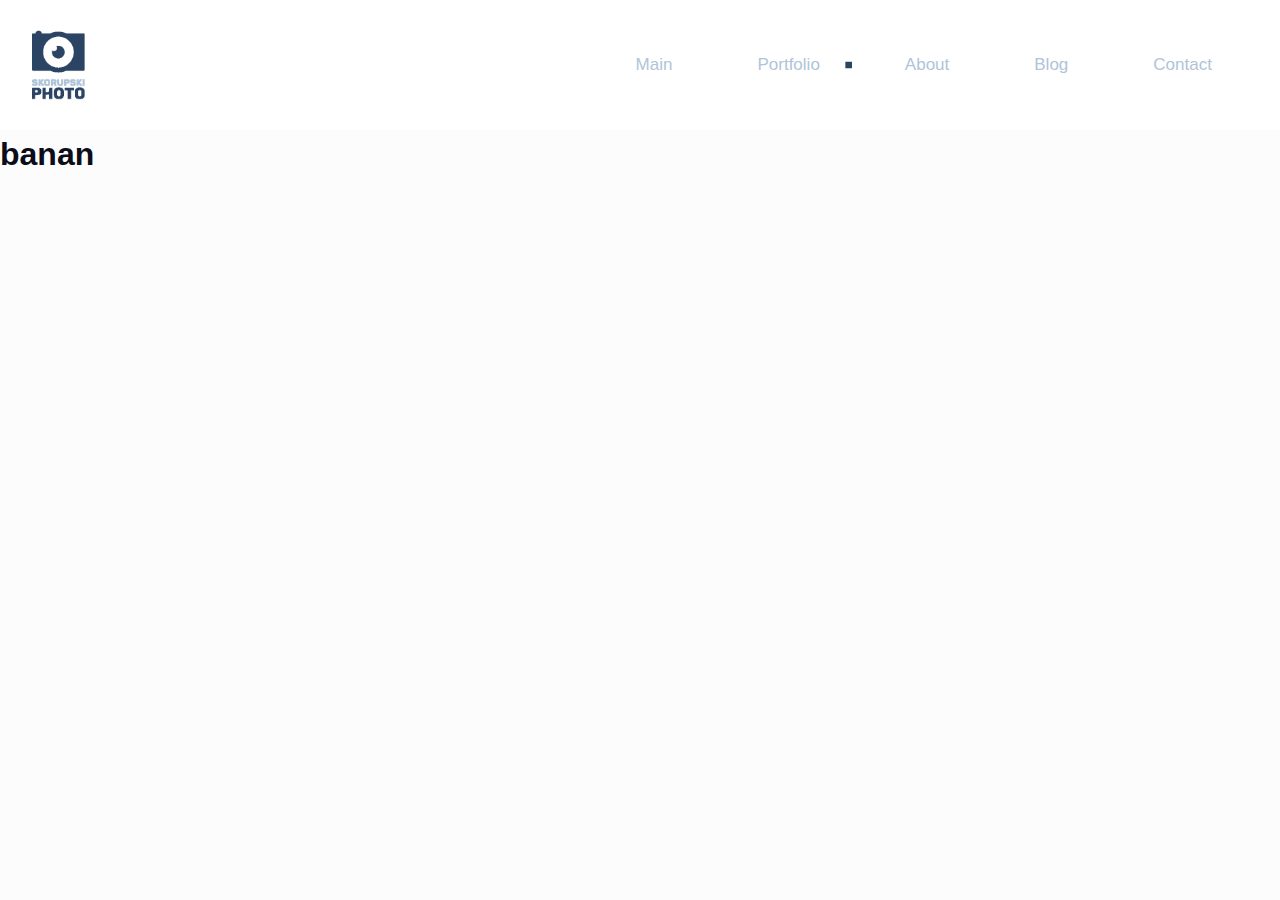
<file: portfolio-banan.html>
<!DOCTYPE html>
<html lang="en">
    <head>
        <meta charset="UTF-8" />
        <meta http-equiv="X-UA-Compatible" content="IE=edge" />
        <meta name="viewport" content="width=device-width, initial-scale=1.0" />
        <title>Banan</title>
        <link rel="stylesheet" href="./css-sub/navbar.css" />
        <script src="script.js" defer></script>
    </head>
    <body>
        <header class="flex">
            <figure class="logo">
                <img src="./assets/skorup_logo3.png" alt="" />
            </figure>
            <figure class="menu flex-col">
                <span class="menu__line line-1"></span>
                <span class="menu__line line-2"></span
                ><span class="menu__line line-3"></span>
            </figure>
            <nav class="navbar">
                <figure class="close-icon flex-col">
                    <span class="close__line skew-l1"></span>
                    <span class="close__line skew-l3"></span>
                </figure>
                <ul class="nav flex-col">
                    <li class="nav__item">
                        <a href="#" class="nav__link">main</a>
                    </li>
                    <li class="nav__item nav__item-portfolio unwrap">
                        <a href="#" class="nav__link">portfolio </a>
                        <ul class="portfolio-nav-sub">
                            <li class="sub__item">
                                <a href="#" class="sub__link">elbrus 2022</a>
                            </li>
                            <li class="sub__item">
                                <a href="#" class="sub__link">elbrus 2021</a>
                            </li>
                            <li class="sub__item">
                                <a href="#" class="sub__link">pack</a>
                            </li>
                            <li
                                class="sub__item sub__item-zdjecia-biznesowe unwrap"
                            >
                                <a href="#" class="sub__link">
                                    zdjecia biznesowe
                                </a>
                                <ul
                                    class="nav-sub-sub nav-sub-sub-zdjecia-biznesowe"
                                >
                                    <li class="sub-sub__item">
                                        <a href="#" class="sub-sub__link"
                                            >czek it</a
                                        >
                                    </li>
                                    <li class="sub-sub__item">
                                        <a href="#" class="sub-sub__link"
                                            >zdjecia aky</a
                                        >
                                    </li>
                                    <li class="sub-sub__item">
                                        <a href="#" class="sub-sub__link"
                                            >profilowe</a
                                        >
                                    </li>
                                    <li class="sub-sub__item">
                                        <a href="#" class="sub-sub__link"
                                            >zdjecia wnetrz</a
                                        >
                                    </li>
                                </ul>
                            </li>
                            <li
                                class="sub__item sub__item-zdjecia-wnetrz unwrap"
                            >
                                <a href="#" class="sub__link"
                                    >zdjecia <br />
                                    wnetrz</a
                                >
                                <ul
                                    class="nav-sub-sub nav-sub-sub-zdjecia-wnetrz"
                                >
                                    <li class="sub-sub__item">
                                        <a href="#" class="sub-sub__link"
                                            >wisla apartamenty</a
                                        >
                                    </li>
                                    <li class="sub-sub__item">
                                        <a href="#" class="sub-sub__link"
                                            >poziomkowa</a
                                        >
                                    </li>
                                    <li class="sub-sub__item">
                                        <a href="#" class="sub-sub__link"
                                            >mleszczane</a
                                        >
                                    </li>
                                    <li class="sub-sub__item">
                                        <a href="#" class="sub-sub__link"
                                            >stomatologia</a
                                        >
                                    </li>
                                </ul>
                            </li>
                            <li class="sub__item">
                                <a href="#" class="sub__link">mercedes</a>
                            </li>
                            <li class="sub__item">
                                <a href="#" class="sub__link">specialized</a>
                            </li>
                            <li class="sub__item">
                                <a href="#" class="sub__link"
                                    >zdjecia sportowe</a
                                >
                            </li>
                            <li class="sub__item">
                                <a href="#" class="sub__link">samochody</a>
                            </li>
                            <li class="sub__item">
                                <a href="#" class="sub__link">rowery</a>
                            </li>
                            <li class="sub__item sub__item-wydarzenia unwrap">
                                <a href="#" class="sub__link">wydarzenia</a>
                                <ul class="nav-sub-sub nav-sub-sub-wydarzenia">
                                    <li class="sub-sub__item">
                                        <a href="#" class="sub-sub__link"
                                            >imprezy firmowe</a
                                        >
                                    </li>
                                    <li class="sub-sub__item">
                                        <a href="#" class="sub-sub__link"
                                            >koncerty</a
                                        >
                                    </li>
                                    <li class="sub-sub__item">
                                        <a href="#" class="sub-sub__link"
                                            >patchcamp</a
                                        >
                                    </li>
                                    <li class="sub-sub__item">
                                        <a href="#" class="sub-sub__link"
                                            >zawody sportowe</a
                                        >
                                    </li>
                                </ul>
                            </li>
                        </ul>
                    </li>
                    <li class="nav__item">
                        <a href="#" class="nav__link">about</a>
                    </li>
                    <li class="nav__item">
                        <a href="#" class="nav__link">blog</a>
                    </li>
                    <li class="nav__item">
                        <a href="#" class="nav__link">contact</a>
                    </li>
                </ul>
                <section class="media">
                    <a href="#">
                        <svg
                            xmlns="http://www.w3.org/2000/svg"
                            viewBox="0 0 320 512"
                        >
                            <!--! Font Awesome Pro 6.2.0 by @fontawesome - https://fontawesome.com License - https://fontawesome.com/license (Commercial License) Copyright 2022 Fonticons, Inc. -->
                            <path
                                d="M279.14 288l14.22-92.66h-88.91v-60.13c0-25.35 12.42-50.06 52.24-50.06h40.42V6.26S260.43 0 225.36 0c-73.22 0-121.08 44.38-121.08 124.72v70.62H22.89V288h81.39v224h100.17V288z"
                            />
                        </svg>
                    </a>
                    <a href="#">
                        <svg
                            xmlns="http://www.w3.org/2000/svg"
                            viewBox="0 0 448 512"
                        >
                            <!--! Font Awesome Pro 6.2.0 by @fontawesome - https://fontawesome.com License - https://fontawesome.com/license (Commercial License) Copyright 2022 Fonticons, Inc. -->
                            <path
                                d="M224.1 141c-63.6 0-114.9 51.3-114.9 114.9s51.3 114.9 114.9 114.9S339 319.5 339 255.9 287.7 141 224.1 141zm0 189.6c-41.1 0-74.7-33.5-74.7-74.7s33.5-74.7 74.7-74.7 74.7 33.5 74.7 74.7-33.6 74.7-74.7 74.7zm146.4-194.3c0 14.9-12 26.8-26.8 26.8-14.9 0-26.8-12-26.8-26.8s12-26.8 26.8-26.8 26.8 12 26.8 26.8zm76.1 27.2c-1.7-35.9-9.9-67.7-36.2-93.9-26.2-26.2-58-34.4-93.9-36.2-37-2.1-147.9-2.1-184.9 0-35.8 1.7-67.6 9.9-93.9 36.1s-34.4 58-36.2 93.9c-2.1 37-2.1 147.9 0 184.9 1.7 35.9 9.9 67.7 36.2 93.9s58 34.4 93.9 36.2c37 2.1 147.9 2.1 184.9 0 35.9-1.7 67.7-9.9 93.9-36.2 26.2-26.2 34.4-58 36.2-93.9 2.1-37 2.1-147.8 0-184.8zM398.8 388c-7.8 19.6-22.9 34.7-42.6 42.6-29.5 11.7-99.5 9-132.1 9s-102.7 2.6-132.1-9c-19.6-7.8-34.7-22.9-42.6-42.6-11.7-29.5-9-99.5-9-132.1s-2.6-102.7 9-132.1c7.8-19.6 22.9-34.7 42.6-42.6 29.5-11.7 99.5-9 132.1-9s102.7-2.6 132.1 9c19.6 7.8 34.7 22.9 42.6 42.6 11.7 29.5 9 99.5 9 132.1s2.7 102.7-9 132.1z"
                            />
                        </svg>
                    </a>
                    <a href="#">
                        <svg
                            xmlns="http://www.w3.org/2000/svg"
                            viewBox="0 0 448 512"
                        >
                            <!--! Font Awesome Pro 6.2.0 by @fontawesome - https://fontawesome.com License - https://fontawesome.com/license (Commercial License) Copyright 2022 Fonticons, Inc. -->
                            <path
                                d="M100.28 448H7.4V148.9h92.88zM53.79 108.1C24.09 108.1 0 83.5 0 53.8a53.79 53.79 0 0 1 107.58 0c0 29.7-24.1 54.3-53.79 54.3zM447.9 448h-92.68V302.4c0-34.7-.7-79.2-48.29-79.2-48.29 0-55.69 37.7-55.69 76.7V448h-92.78V148.9h89.08v40.8h1.3c12.4-23.5 42.69-48.3 87.88-48.3 94 0 111.28 61.9 111.28 142.3V448z"
                            />
                        </svg>
                    </a>
                </section>
            </nav>
        </header>
        <main>
            <h1>banan</h1>
        </main>
    </body>
</html>
</file>
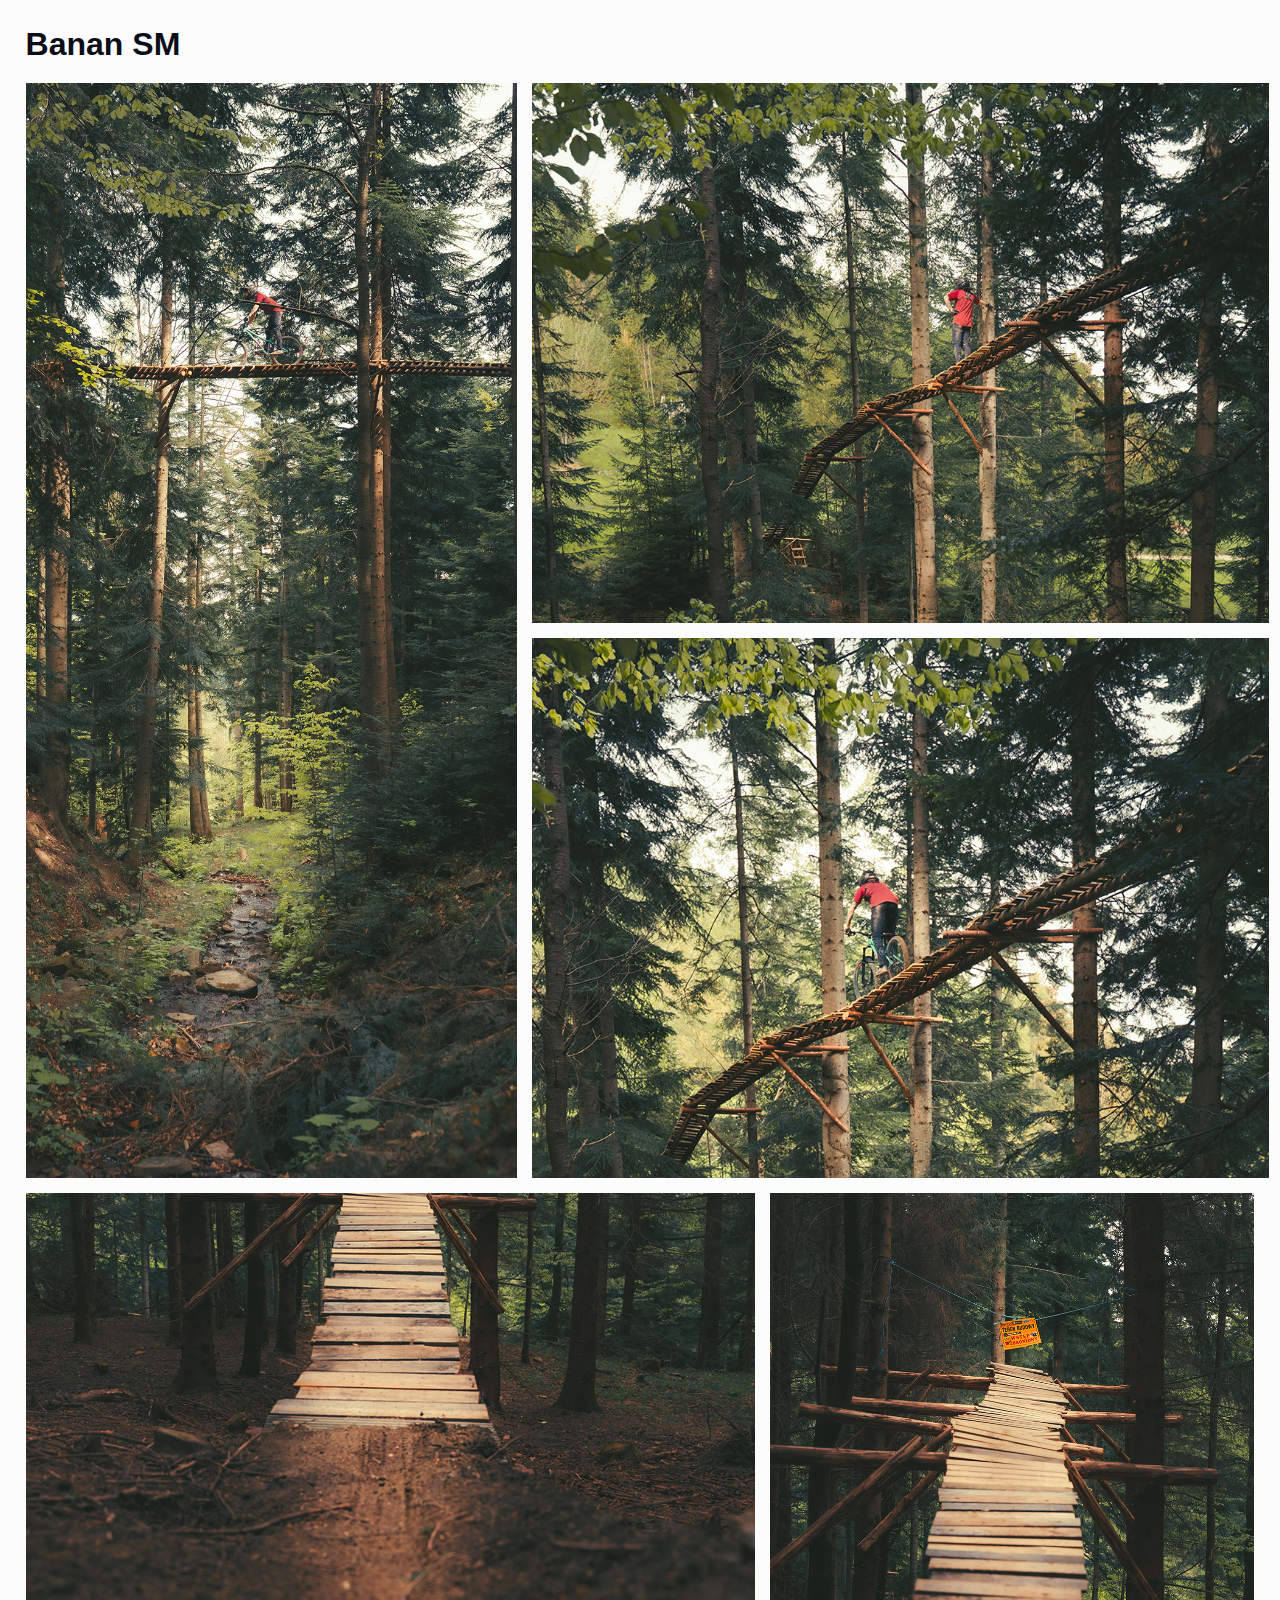
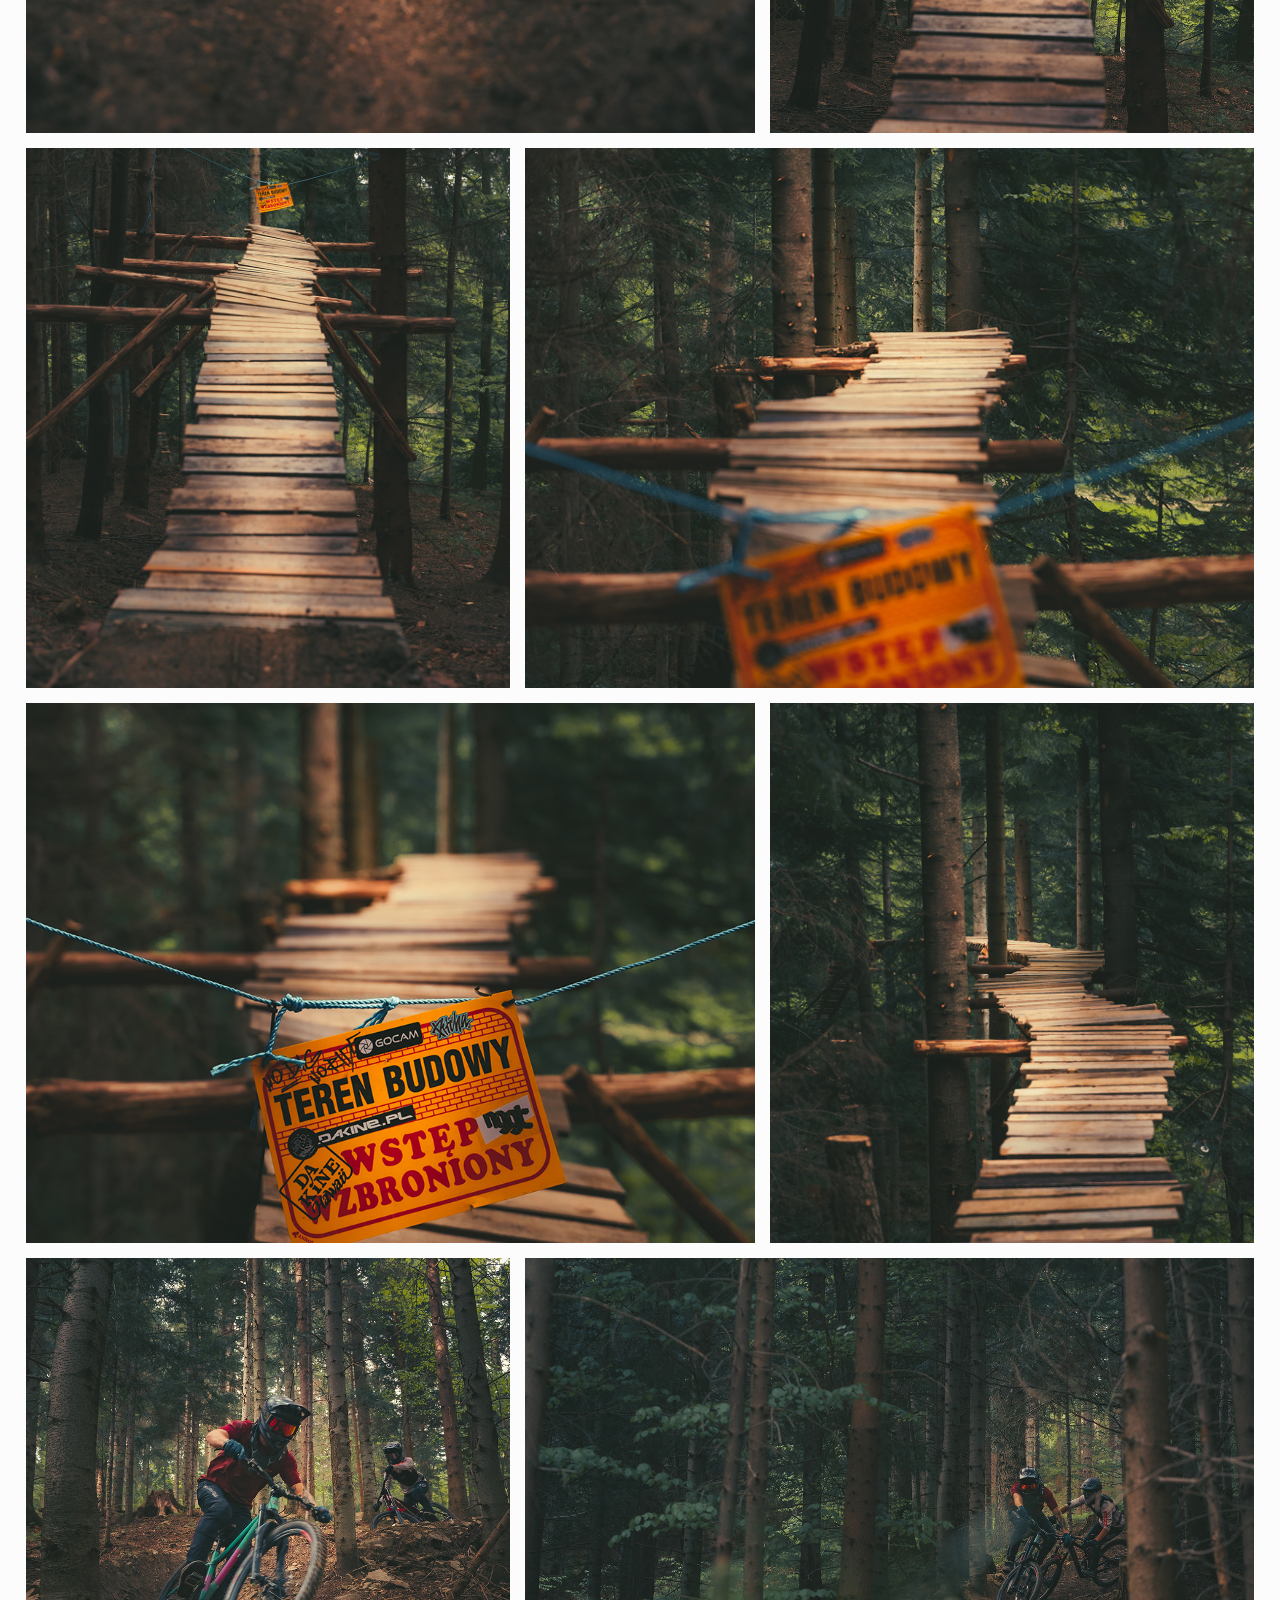
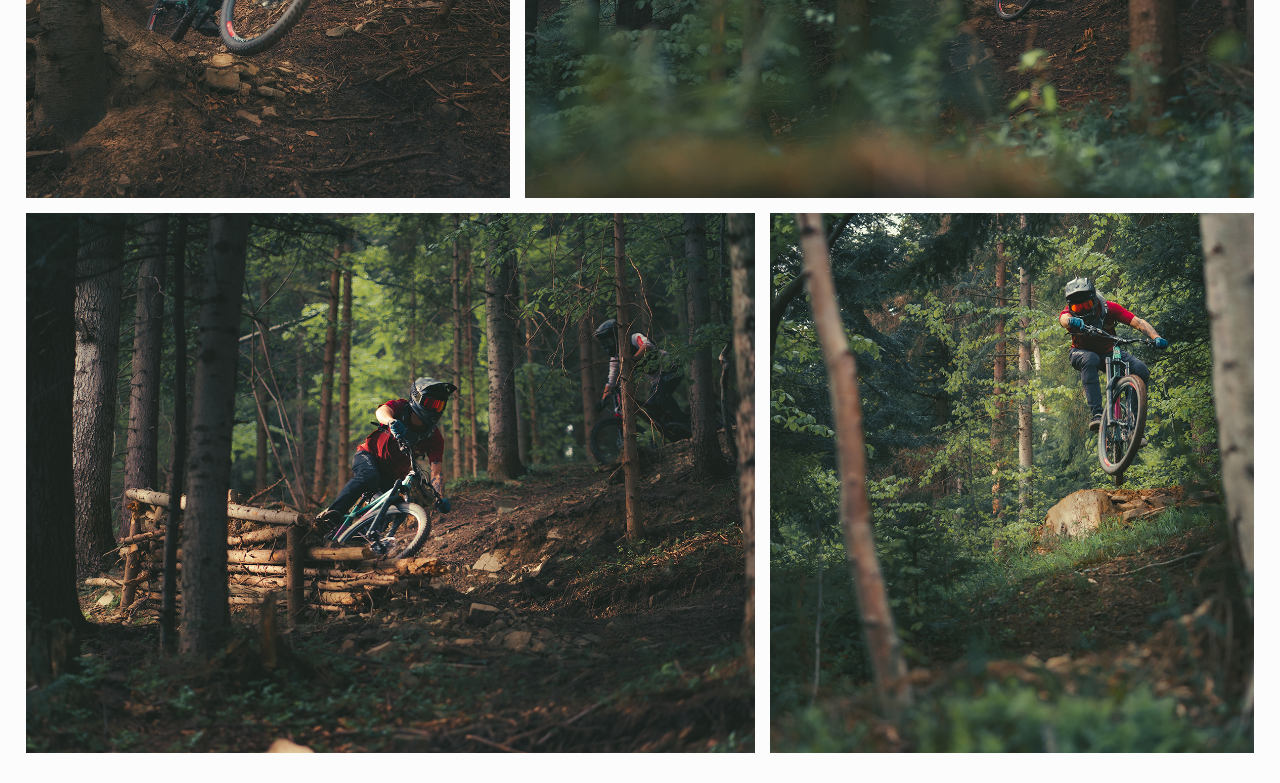
<file: views/portfolio-banan.html>
<!DOCTYPE html>
<html lang="en">
    <head>
        <meta charset="UTF-8" />
        <meta http-equiv="X-UA-Compatible" content="IE=edge" />
        <meta name="viewport" content="width=device-width, initial-scale=1.0" />
        <title>Banan</title>
        <link rel="stylesheet" href="../css-sub/sub-style.css" />
        <script src="../script.js" defer></script>
    </head>
    <body>
        <main>
            <div class="portfolio">
                <h1>Banan SM</h1>
                <figure class="portfolio-img-container">
                    <img src="../assets/photos/banan/DSC07086.jpg" alt="" />
                    <img src="../assets/photos/banan/DSC07127.jpg" alt="" />
                    <img src="../assets/photos/banan/DSC07136.jpg" alt="" />
                </figure>
            </div>

            <figure class="portfolio-img-container-second">
                <img
                    class="img-4"
                    src="../assets/photos/banan/DSC07159.jpg"
                    alt=""
                />
                <img
                    class="img-5"
                    src="../assets/photos/banan/DSC07161.jpg"
                    alt=""
                />
                <img
                    class="img-6"
                    src="../assets/photos/banan/DSC07162.jpg"
                    alt=""
                />
                <img
                    class="img-7"
                    src="../assets/photos/banan/DSC07164.jpg"
                    alt=""
                />
                <img
                    class="img-8"
                    src="../assets/photos/banan/DSC07166.jpg"
                    alt=""
                />
                <img
                    class="img-9"
                    src="../assets/photos/banan/DSC07168.jpg"
                    alt=""
                />
                <img
                    class="img-10"
                    src="../assets/photos/banan/DSC07215.jpg"
                    alt=""
                />
                <img
                    class="img-11"
                    src="../assets/photos/banan/DSC07249.jpg"
                    alt=""
                />
                <img
                    class="img-12"
                    src="../assets/photos/banan/DSC07326.jpg"
                    alt=""
                />
                <img
                    class="img-13"
                    src="../assets/photos/banan/DSC07493.jpg"
                    alt=""
                />
            </figure>
            <!-- <div class="portfolio-grid">
                    <img
                        class="img-1"
                        src="../assets/photos/banan/DSC07086.jpg"
                        alt=""
                    />
                    <img
                        class="img-2"
                        src="../assets/photos/banan/DSC07127.jpg"
                        alt=""
                    />
                    <img
                        class="img-3"
                        src="../assets/photos/banan/DSC07136.jpg"
                        alt=""
                    />
                    <img
                        class="img-4"
                        src="../assets/photos/banan/DSC07159.jpg"
                        alt=""
                    />
                    <img
                        class="img-5"
                        src="../assets/photos/banan/DSC07161.jpg"
                        alt=""
                    />
                    <img
                        class="img-6"
                        src="../assets/photos/banan/DSC07162.jpg"
                        alt=""
                    />
                    <img
                        class="img-7"
                        src="../assets/photos/banan/DSC07164.jpg"
                        alt=""
                    />
                    <img
                        class="img-8"
                        src="../assets/photos/banan/DSC07166.jpg"
                        alt=""
                    />
                    <img
                        class="img-9"
                        src="../assets/photos/banan/DSC07168.jpg"
                        alt=""
                    />
                    <img
                        class="img-10"
                        src="../assets/photos/banan/DSC07215.jpg"
                        alt=""
                    />
                    <img
                        class="img-11"
                        src="../assets/photos/banan/DSC07249.jpg"
                        alt=""
                    />
                    <img
                        class="img-12"
                        src="../assets/photos/banan/DSC07326.jpg"
                        alt=""
                    />
                    <img
                        class="img-13"
                        src="../assets/photos/banan/DSC07493.jpg"
                        alt=""
                    />

           
                <figure class="portfolio-img portfolio-img-1"></figure>
                <figure class="portfolio-img portfolio-img-2"></figure>
                <figure class="portfolio-img portfolio-img-3"></figure>
                <figure class="portfolio-img portfolio-img-4"></figure>
                <figure class="portfolio-img portfolio-img-5"></figure>
                <figure class="portfolio-img portfolio-img-6"></figure>
                <figure class="portfolio-img portfolio-img-7"></figure>
                <figure class="portfolio-img portfolio-img-8"></figure>
                <figure class="portfolio-img portfolio-img-9"></figure>
                <figure class="portfolio-img portfolio-img-10"></figure>
                <figure class="portfolio-img portfolio-img-11"></figure>
                <figure class="portfolio-img portfolio-img-12"></figure>
                <figure class="portfolio-img portfolio-img-13"></figure>
            </div> -->
        </main>
    </body>
</html>
</file>
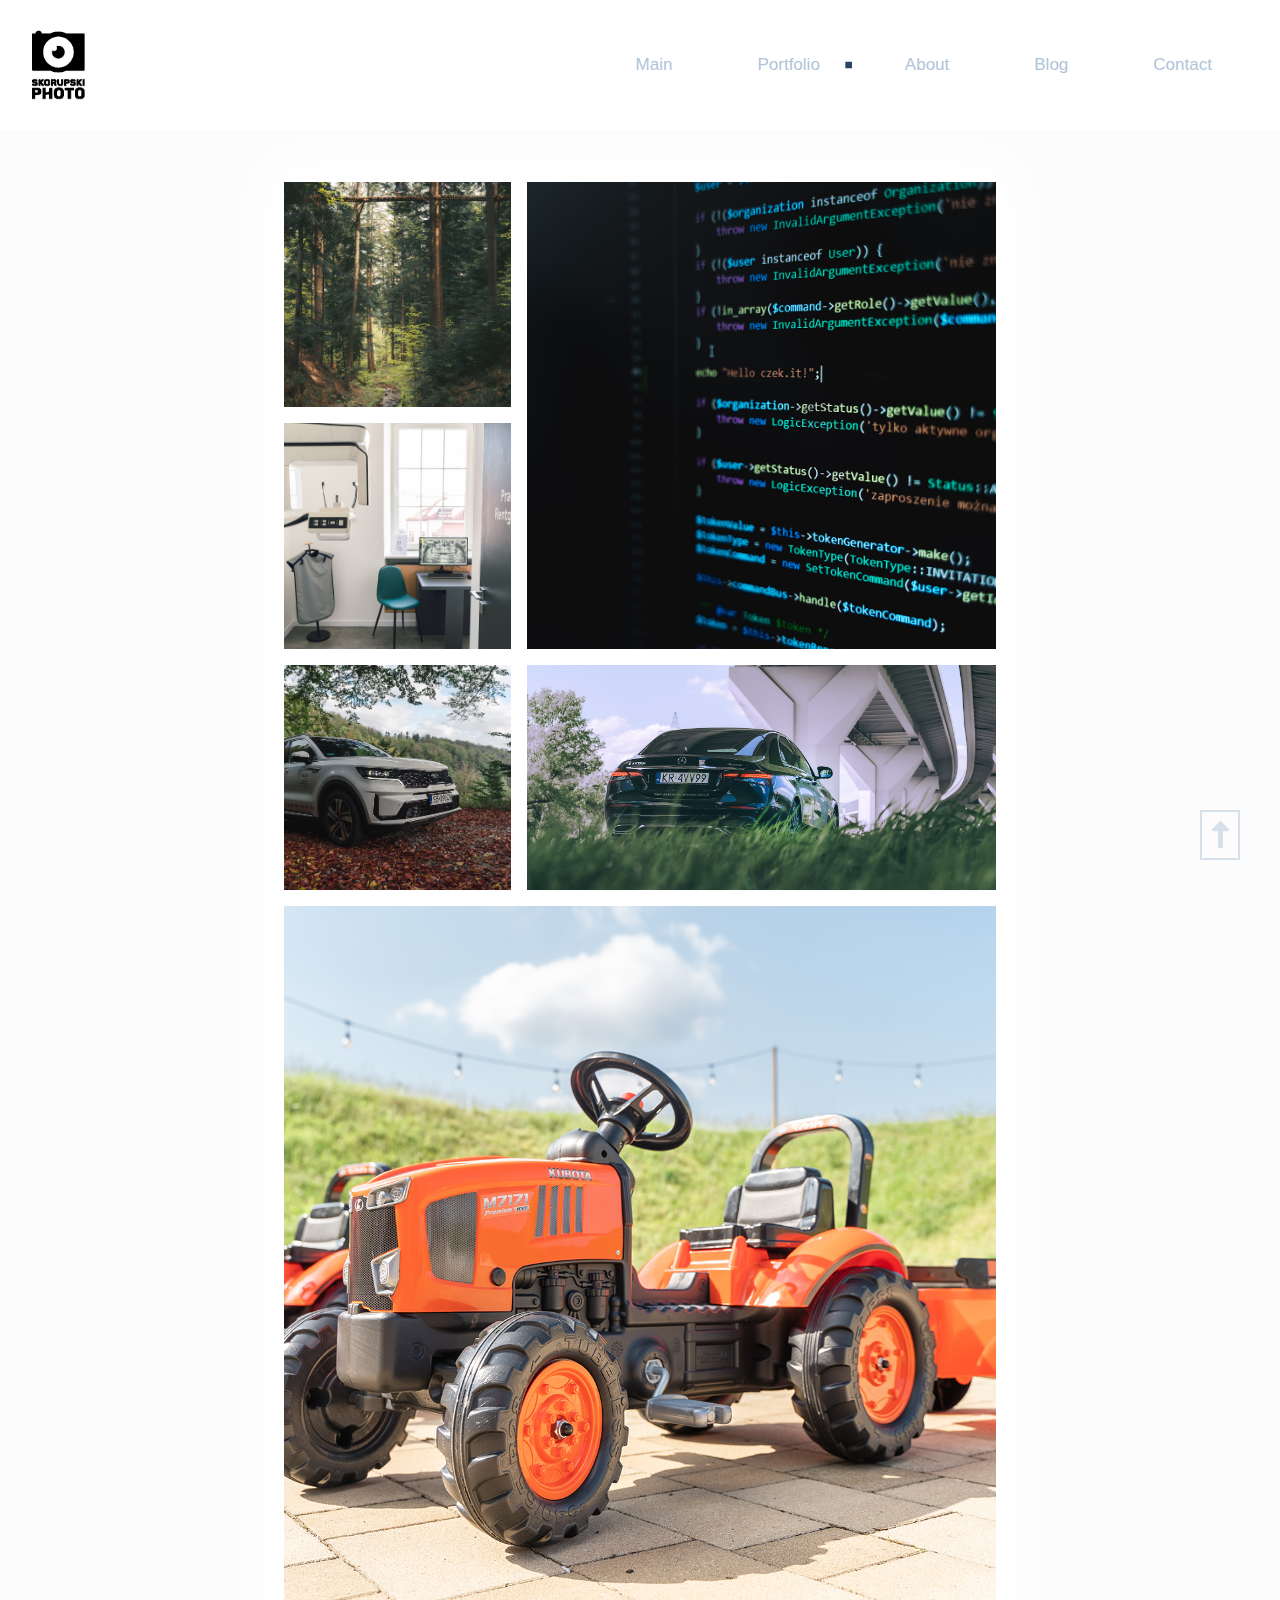
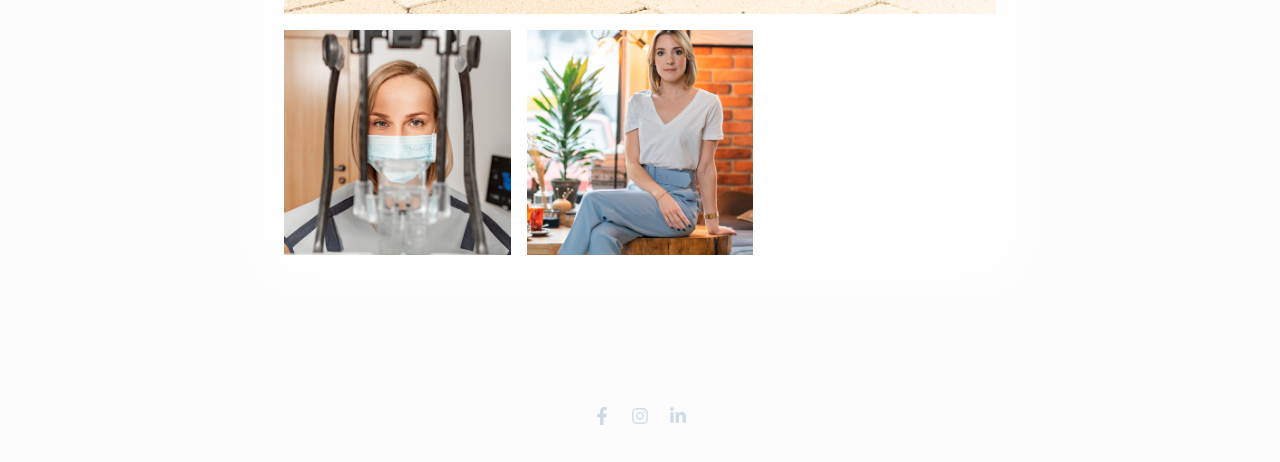
<file: views/portfolio-calosc.html>
<!DOCTYPE html>
<html lang="en">
    <head>
        <meta charset="UTF-8" />
        <meta http-equiv="X-UA-Compatible" content="IE=edge" />
        <meta name="viewport" content="width=device-width, initial-scale=1.0" />
        <title>Portfolio</title>
        <link rel="stylesheet" href="../css-sub/portfolio.css" />
        <script src="../script.js" defer></script>
    </head>
    <body>
        <header class="flex">
            <figure class="logo">
                <a href="../index.html"
                    ><img src="../assets/photos-main/skorup_logo3.png" alt=""
                /></a>
            </figure>
            <figure class="menu flex-col">
                <span class="menu__line line-1"></span>
                <span class="menu__line line-2"></span
                ><span class="menu__line line-3"></span>
            </figure>
            <nav class="navbar">
                <figure class="close-icon flex-col">
                    <span class="close__line skew-l1"></span>
                    <span class="close__line skew-l3"></span>
                </figure>
                <ul class="nav flex-col">
                    <li class="nav__item">
                        <a href="../index.html" class="nav__link">main</a>
                    </li>
                    <li class="nav__item nav__item-portfolio unwrap">
                        <a href="#" class="nav__link">portfolio </a>
                        <ul class="portfolio-nav-sub">
                            <li class="sub__item">
                                <a href="#" class="sub__link">banan ns</a>
                            </li>
                            <li class="sub__item">
                                <a href="#" class="sub__link"
                                    >czek
                                    <span class="text-uppercase">it</span></a
                                >
                            </li>
                            <li class="sub__item">
                                <a href="#" class="sub__link">dentify</a>
                            </li>
                            <li
                                class="sub__item sub__item-zdjecia-biznesowe unwrap"
                            >
                                <a href="#" class="sub__link"> falk </a>
                                <!-- <ul
                                class="nav-sub-sub nav-sub-sub-zdjecia-biznesowe"
                            >
                                <li class="sub-sub__item">
                                    <a href="#" class="sub-sub__link"
                                        >czek it</a
                                    >
                                </li>
                                <li class="sub-sub__item">
                                    <a href="#" class="sub-sub__link"
                                        >zdjecia aky</a
                                    >
                                </li>
                                <li class="sub-sub__item">
                                    <a href="#" class="sub-sub__link"
                                        >profilowe</a
                                    >
                                </li>
                                <li class="sub-sub__item">
                                    <a href="#" class="sub-sub__link"
                                        >zdjecia wnetrz</a
                                    >
                                </li>
                            </ul> -->
                            </li>
                            <li
                                class="sub__item sub__item-zdjecia-wnetrz unwrap"
                            >
                                <a href="#" class="sub__link"
                                    ><span class="text-uppercase">kia</span>
                                    korczyk</a
                                >
                                <!-- <ul
                                class="nav-sub-sub nav-sub-sub-zdjecia-wnetrz"
                            >
                                <li class="sub-sub__item">
                                    <a href="#" class="sub-sub__link"
                                        >wisla apartamenty</a
                                    >
                                </li>
                                <li class="sub-sub__item">
                                    <a href="#" class="sub-sub__link"
                                        >poziomkowa</a
                                    >
                                </li>
                                <li class="sub-sub__item">
                                    <a href="#" class="sub-sub__link"
                                        >mleszczane</a
                                    >
                                </li>
                                <li class="sub-sub__item">
                                    <a href="#" class="sub-sub__link"
                                        >stomatologia</a
                                    >
                                </li>
                            </ul> -->
                            </li>
                            <li class="sub__item">
                                <a href="#" class="sub__link"
                                    ><span class="text-uppercase"
                                        >mercedes benz</span
                                    >
                                    sobieslaw zasada</a
                                >
                            </li>
                            <li class="sub__item">
                                <a href="#" class="sub__link">my clinic</a>
                            </li>
                            <li class="sub__item">
                                <a href="#" class="sub__link"
                                    >sesja biznesowa</a
                                >
                            </li>
                            <li class="sub__item">
                                <a href="#" class="sub__link">samochody</a>
                            </li>
                            <li class="sub__item">
                                <a href="#" class="sub__link">rowery</a>
                            </li>
                            <!-- <li class="sub__item sub__item-wydarzenia unwrap">
                            <a href="#" class="sub__link">wydarzenia</a>
                            <ul class="nav-sub-sub nav-sub-sub-wydarzenia">
                                <li class="sub-sub__item">
                                    <a href="#" class="sub-sub__link"
                                        >imprezy firmowe</a
                                    >
                                </li>
                                <li class="sub-sub__item">
                                    <a href="#" class="sub-sub__link"
                                        >koncerty</a
                                    >
                                </li>
                                <li class="sub-sub__item">
                                    <a href="#" class="sub-sub__link"
                                        >patchcamp</a
                                    >
                                </li>
                                <li class="sub-sub__item">
                                    <a href="#" class="sub-sub__link"
                                        >zawody sportowe</a
                                    >
                                </li>
                            </ul>
                        </li> -->
                        </ul>
                    </li>
                    <li class="nav__item">
                        <a href="#" class="nav__link">about</a>
                    </li>
                    <li class="nav__item">
                        <a href="#" class="nav__link">blog</a>
                    </li>
                    <li class="nav__item">
                        <a href="#" class="nav__link">contact</a>
                    </li>
                </ul>
                <section class="media">
                    <a href="#">
                        <svg
                            xmlns="http://www.w3.org/2000/svg"
                            viewBox="0 0 320 512"
                        >
                            <!--! Font Awesome Pro 6.2.0 by @fontawesome - https://fontawesome.com License - https://fontawesome.com/license (Commercial License) Copyright 2022 Fonticons, Inc. -->
                            <path
                                d="M279.14 288l14.22-92.66h-88.91v-60.13c0-25.35 12.42-50.06 52.24-50.06h40.42V6.26S260.43 0 225.36 0c-73.22 0-121.08 44.38-121.08 124.72v70.62H22.89V288h81.39v224h100.17V288z"
                            />
                        </svg>
                    </a>
                    <a href="#">
                        <svg
                            xmlns="http://www.w3.org/2000/svg"
                            viewBox="0 0 448 512"
                        >
                            <!--! Font Awesome Pro 6.2.0 by @fontawesome - https://fontawesome.com License - https://fontawesome.com/license (Commercial License) Copyright 2022 Fonticons, Inc. -->
                            <path
                                d="M224.1 141c-63.6 0-114.9 51.3-114.9 114.9s51.3 114.9 114.9 114.9S339 319.5 339 255.9 287.7 141 224.1 141zm0 189.6c-41.1 0-74.7-33.5-74.7-74.7s33.5-74.7 74.7-74.7 74.7 33.5 74.7 74.7-33.6 74.7-74.7 74.7zm146.4-194.3c0 14.9-12 26.8-26.8 26.8-14.9 0-26.8-12-26.8-26.8s12-26.8 26.8-26.8 26.8 12 26.8 26.8zm76.1 27.2c-1.7-35.9-9.9-67.7-36.2-93.9-26.2-26.2-58-34.4-93.9-36.2-37-2.1-147.9-2.1-184.9 0-35.8 1.7-67.6 9.9-93.9 36.1s-34.4 58-36.2 93.9c-2.1 37-2.1 147.9 0 184.9 1.7 35.9 9.9 67.7 36.2 93.9s58 34.4 93.9 36.2c37 2.1 147.9 2.1 184.9 0 35.9-1.7 67.7-9.9 93.9-36.2 26.2-26.2 34.4-58 36.2-93.9 2.1-37 2.1-147.8 0-184.8zM398.8 388c-7.8 19.6-22.9 34.7-42.6 42.6-29.5 11.7-99.5 9-132.1 9s-102.7 2.6-132.1-9c-19.6-7.8-34.7-22.9-42.6-42.6-11.7-29.5-9-99.5-9-132.1s-2.6-102.7 9-132.1c7.8-19.6 22.9-34.7 42.6-42.6 29.5-11.7 99.5-9 132.1-9s102.7-2.6 132.1 9c19.6 7.8 34.7 22.9 42.6 42.6 11.7 29.5 9 99.5 9 132.1s2.7 102.7-9 132.1z"
                            />
                        </svg>
                    </a>
                    <a href="#">
                        <svg
                            xmlns="http://www.w3.org/2000/svg"
                            viewBox="0 0 448 512"
                        >
                            <!--! Font Awesome Pro 6.2.0 by @fontawesome - https://fontawesome.com License - https://fontawesome.com/license (Commercial License) Copyright 2022 Fonticons, Inc. -->
                            <path
                                d="M100.28 448H7.4V148.9h92.88zM53.79 108.1C24.09 108.1 0 83.5 0 53.8a53.79 53.79 0 0 1 107.58 0c0 29.7-24.1 54.3-53.79 54.3zM447.9 448h-92.68V302.4c0-34.7-.7-79.2-48.29-79.2-48.29 0-55.69 37.7-55.69 76.7V448h-92.78V148.9h89.08v40.8h1.3c12.4-23.5 42.69-48.3 87.88-48.3 94 0 111.28 61.9 111.28 142.3V448z"
                            />
                        </svg>
                    </a>
                </section>
            </nav>
        </header>
        <main>
            <article class="portfolio-grid">
                <section class="portfolio-grid-tile tile1">
                    <a
                        class="tile-link flex flex-center"
                        href="../views/portfolio-banan.html"
                    >
                        <span class="img-title">banan</span>
                        <span class="img-comment">rowery</span>
                    </a>
                </section>
                <section class="portfolio-grid-tile tile2">
                    <a class="tile-link flex flex-center" href="#">
                        <span class="img-title"
                            >czek<span class="text-uppercase">it</span></span
                        >
                        <span class="img-comment"
                            >firma <span class="text-uppercase">it</span></span
                        >
                    </a>
                </section>
                <section class="portfolio-grid-tile tile3">
                    <a class="tile-link flex flex-center" href="#">
                        <span class="img-title">dentify</span>
                        <span class="img-comment">stomatologia</span>
                    </a>
                </section>
                <section class="portfolio-grid-tile tile4">
                    <a class="tile-link flex flex-center" href="#">
                        <span class="img-title">falk</span>
                        <span class="img-comment">maszyny rolnicze</span>
                    </a>
                </section>
                <section class="portfolio-grid-tile tile5">
                    <a class="tile-link flex flex-center" href="#">
                        <span class="img-title"
                            ><span class="text-uppercase">kia </span
                            >korczyk</span
                        >
                        <span class="img-comment"
                            >dealer
                            <span class="text-uppercase">kia </span></span
                        >
                    </a>
                </section>
                <section class="portfolio-grid-tile tile6">
                    <a class="tile-link flex flex-center" href="#">
                        <span class="img-title">
                            <spsan class="text-uppercase">mercedes benz </spsan>
                        </span>
                        <span class="img-comment">sobieslaw zasada</span>
                    </a>
                </section>
                <section class="portfolio-grid-tile tile7">
                    <a class="tile-link flex flex-center" href="#">
                        <span class="img-title">my clinic</span>
                        <span class="img-comment">lecznica</span>
                    </a>
                </section>
                <section class="portfolio-grid-tile tile8">
                    <a class="tile-link flex flex-center" href="#">
                        <span class="img-title">sesja biznesowa</span>
                        <span class="img-comment">sesje dla firm</span>
                    </a>
                </section>
            </article>
        </main>
        <footer>
            <section class="media">
                <a href="#">
                    <svg
                        xmlns="http://www.w3.org/2000/svg"
                        viewBox="0 0 320 512"
                    >
                        <!--! Font Awesome Pro 6.2.0 by @fontawesome - https://fontawesome.com License - https://fontawesome.com/license (Commercial License) Copyright 2022 Fonticons, Inc. -->
                        <path
                            d="M279.14 288l14.22-92.66h-88.91v-60.13c0-25.35 12.42-50.06 52.24-50.06h40.42V6.26S260.43 0 225.36 0c-73.22 0-121.08 44.38-121.08 124.72v70.62H22.89V288h81.39v224h100.17V288z"
                        />
                    </svg>
                </a>
                <a href="#">
                    <svg
                        xmlns="http://www.w3.org/2000/svg"
                        viewBox="0 0 448 512"
                    >
                        <!--! Font Awesome Pro 6.2.0 by @fontawesome - https://fontawesome.com License - https://fontawesome.com/license (Commercial License) Copyright 2022 Fonticons, Inc. -->
                        <path
                            d="M224.1 141c-63.6 0-114.9 51.3-114.9 114.9s51.3 114.9 114.9 114.9S339 319.5 339 255.9 287.7 141 224.1 141zm0 189.6c-41.1 0-74.7-33.5-74.7-74.7s33.5-74.7 74.7-74.7 74.7 33.5 74.7 74.7-33.6 74.7-74.7 74.7zm146.4-194.3c0 14.9-12 26.8-26.8 26.8-14.9 0-26.8-12-26.8-26.8s12-26.8 26.8-26.8 26.8 12 26.8 26.8zm76.1 27.2c-1.7-35.9-9.9-67.7-36.2-93.9-26.2-26.2-58-34.4-93.9-36.2-37-2.1-147.9-2.1-184.9 0-35.8 1.7-67.6 9.9-93.9 36.1s-34.4 58-36.2 93.9c-2.1 37-2.1 147.9 0 184.9 1.7 35.9 9.9 67.7 36.2 93.9s58 34.4 93.9 36.2c37 2.1 147.9 2.1 184.9 0 35.9-1.7 67.7-9.9 93.9-36.2 26.2-26.2 34.4-58 36.2-93.9 2.1-37 2.1-147.8 0-184.8zM398.8 388c-7.8 19.6-22.9 34.7-42.6 42.6-29.5 11.7-99.5 9-132.1 9s-102.7 2.6-132.1-9c-19.6-7.8-34.7-22.9-42.6-42.6-11.7-29.5-9-99.5-9-132.1s-2.6-102.7 9-132.1c7.8-19.6 22.9-34.7 42.6-42.6 29.5-11.7 99.5-9 132.1-9s102.7-2.6 132.1 9c19.6 7.8 34.7 22.9 42.6 42.6 11.7 29.5 9 99.5 9 132.1s2.7 102.7-9 132.1z"
                        />
                    </svg>
                </a>
                <a href="#">
                    <svg
                        xmlns="http://www.w3.org/2000/svg"
                        viewBox="0 0 448 512"
                    >
                        <!--! Font Awesome Pro 6.2.0 by @fontawesome - https://fontawesome.com License - https://fontawesome.com/license (Commercial License) Copyright 2022 Fonticons, Inc. -->
                        <path
                            d="M100.28 448H7.4V148.9h92.88zM53.79 108.1C24.09 108.1 0 83.5 0 53.8a53.79 53.79 0 0 1 107.58 0c0 29.7-24.1 54.3-53.79 54.3zM447.9 448h-92.68V302.4c0-34.7-.7-79.2-48.29-79.2-48.29 0-55.69 37.7-55.69 76.7V448h-92.78V148.9h89.08v40.8h1.3c12.4-23.5 42.69-48.3 87.88-48.3 94 0 111.28 61.9 111.28 142.3V448z"
                        />
                    </svg>
                </a>
            </section>
        </footer>
        <figure class="back flex flex-center">
            <a href="#" class="back-link flex flex-center">
                <svg xmlns="http://www.w3.org/2000/svg" viewBox="0 0 320 512">
                    <!--! Font Awesome Pro 6.2.0 by @fontawesome - https://fontawesome.com License - https://fontawesome.com/license (Commercial License) Copyright 2022 Fonticons, Inc. -->
                    <path
                        d="M318 177.5c3.8-8.8 2-19-4.6-26l-136-144C172.9 2.7 166.6 0 160 0s-12.9 2.7-17.4 7.5l-136 144c-6.6 7-8.4 17.2-4.6 26S14.4 192 24 192h88l0 288c0 17.7 14.3 32 32 32h32c17.7 0 32-14.3 32-32l0-288h88c9.6 0 18.2-5.7 22-14.5z"
                    />
                </svg>
            </a>
        </figure>
    </body>
</html>
</file>
<file: css-sub/navbar.css>
:root {
    /* COLORS */

    --color-bg: hsl(220, 13%, 95%);
    --color-dark-blue: hsl(214, 38%, 28%);
    --color-light-blue: hsl(210, 36%, 77%);
    --color-light-blue-hover: hsl(210, 36%, 77%, 0.6);
    --color-light-grey: hsl(220, 13%, 95%);
    --color-dark-grey: hsl(40, 6%, 79%);
    --color-font-regular: hsl(231, 39%, 7%);

    /* Mobile */
    --font-size-mobile: 1.6rem;

    --padding-mobile-frame: 0 2vw;
    /* Tablet */
    /* Desktop */

    --padding-desktop-frame: 0 22vw;
}

*,
*::before,
*::after {
    margin: 0;
    padding: 0;
    box-sizing: border-box;
    font-family: "Archia", sans-serif;
}

.flex {
    display: flex;
}

.flex-col {
    display: flex;
    flex-direction: column;
}

.flex-center {
    justify-content: center;
    align-items: center;
}

.text-uppercase {
    text-transform: uppercase;
}

.span-row-2 {
    grid-row: span 2;
}

.span-col-2 {
    grid-column: span 2;
}

html {
    font-size: 62.5%;
}

body {
    width: 100vw;
    min-height: 100vh;

    font-size: var(--font-size-mobile);
    line-height: 1.5;
    color: var(--color-font-regular);

    background-color: hsl(0, 0%, 99%);
}

/* ! . . . : : : [ HEADER ] : : : . . .  */

header {
    padding: 3rem 2vw;

    justify-content: space-between;
    align-items: center;

    position: relative;

    background-color: hsl(0, 0%, 100%);
}

.logo {
    width: 7rem;
    height: 7rem;
}

.logo > img {
    object-fit: contain;
    width: 100%;
    height: 100%;
}

.menu,
.close-icon {
    width: 20px;
    height: 16px;

    justify-content: space-between;

    cursor: pointer;

    position: relative;
}

.menu__line,
.close__line {
    width: 100%;
    height: 2px;
    background-color: black;
}

.close-icon {
    margin: 3rem auto 0;
}

.close-icon:hover .skew-l1,
.skew-l3 {
    background-color: var(--color-light-blue);
}
.close-icon:hover .skew-l3 {
    background-color: var(--color-light-blue);
}

.close__line {
    background-color: var(--color-light-grey);
}

.line-2 {
    width: 70%;
    margin-left: auto;
}

.skew-l1 {
    transform: translateX(5px) rotate(45deg) translateY(10px);
}

.hide-l2 {
    opacity: 0;
}
.skew-l3 {
    transform: translateX(5px) rotate(-45deg) translateY(-10px);
}

.skew-l1,
.skew-l3 {
    background-color: hsl(210, 36%, 77%, 0.3);
}

/* Navbar */

.navbar {
    display: none;
    flex-direction: column;
    justify-content: space-around;

    position: absolute;
    top: 0;
    left: 0;
    width: 100%;
    height: 100vh;
    z-index: 9;

    background-color: var(--color-dark-blue);
}

.navbar-opened {
    display: flex;
}

.nav {
    padding: var(--padding-mobile-frame);

    list-style: none;
    text-transform: capitalize;
    font-size: 1.7rem;

    justify-content: center;
}

.nav__item {
    position: relative;

    display: flex;
}

.nav__link {
    width: 100%;

    text-decoration: none;
    /* color: var(--color-light-grey); */
    color: var(--color-light-blue-hover);
    text-align: center;

    padding: 2.1em 10%;
}

.nav__link:hover {
    color: var(--color-light-grey);
}

.media {
    display: flex;
    justify-content: center;
    gap: 2rem;
}

.media a > svg {
    width: 18px;
    height: 18px;

    fill: var(--color-light-blue-hover);

    cursor: pointer;
}

.media a > svg:hover {
    fill: var(--color-light-blue);
}

.portfolio-nav-sub,
.nav-sub-sub {
    display: none;
}

@media (min-width: 900px) {
    header {
        height: fit-content;
    }

    .navbar {
        position: initial;
        height: auto;

        display: flex;
        flex-direction: row;
        justify-content: end;

        background-color: transparent;
    }

    .nav {
        display: flex;
        flex-direction: row;
        padding: 0;
    }

    .nav__link {
        padding: 0.5em 2.5em;
        color: var(--color-light-blue);
        position: relative;
    }

    .unwrap::before {
        content: "";
        display: block;

        background-color: var(--color-dark-blue);

        position: absolute;
        width: 7px;
        height: 7px;
        top: 50%;
        right: 1rem;

        transform: translateY(-50%);

        clip-path: polygon(0 0, 100% 0, 100% 100%, 0 100%);
        transition: 2s clip-path;
    }

    .unwrap:hover::before {
        clip-path: polygon(50% 100%, 0 0, 100% 0);
    }

    .nav__link:hover {
        color: var(--color-dark-blue);
    }

    .close-icon,
    .menu,
    .navbar > .media {
        display: none;
    }

    .nav__item-portfolio {
        position: relative;
    }

    .portfolio-nav-sub {
        list-style: none;
        display: initial;
        position: absolute;
        top: 4rem;
        left: 0;
        width: 100%;
        height: 0;

        overflow-y: clip;

        transition: 1s all ease;

        background-color: var(--color-dark-blue);
    }

    .sub__item,
    .sub-sub__item {
        display: flex;
        justify-content: center;
        text-align: center;
        position: relative;
    }

    .sub__link,
    .sub-sub__link {
        width: 100%;
        text-decoration: none;
        color: var(--color-light-blue);
        padding: 1.4rem 0.7rem;
        cursor: pointer;

        text-decoration: none;
    }

    .sub__item:hover .sub__link,
    .sub-sub__item:hover .sub-sub__link {
        color: var(--color-light-grey);
    }

    .nav__item-portfolio:hover > .portfolio-nav-sub {
        height: 66.5rem;
    }

    .nav-sub-sub {
        display: initial;
        list-style: none;
        position: absolute;
        top: 0;
        right: -100%;
        width: 100%;
        height: 0;

        overflow: clip;
        transition: 0.3s all ease;

        background-color: var(--color-dark-blue);
    }

    .sub__item-zdjecia-biznesowe:hover > .nav-sub-sub-zdjecia-biznesowe {
        height: 21.4rem;
    }

    .sub__item-zdjecia-wnetrz:hover > .nav-sub-sub-zdjecia-wnetrz {
        height: 23.95rem;
    }

    .nav-sub-sub-wydarzenia {
        top: -19.875rem;
    }

    .sub__item-wydarzenia:hover > .nav-sub-sub-wydarzenia {
        height: 26.5rem;
    }
}
</file>
<file: css-sub/sub-style.css>
:root {
    /* COLORS */

    --color-bg: hsl(220, 13%, 95%);
    --color-dark-blue: hsl(214, 38%, 28%);
    --color-light-blue: hsl(210, 36%, 77%);
    --color-light-blue-hover: hsl(210, 36%, 77%, 0.6);
    --color-light-grey: hsl(220, 13%, 95%);
    --color-dark-grey: hsl(40, 6%, 79%);
    --color-font-regular: hsl(231, 39%, 7%);

    /* Mobile */
    --font-size-mobile: 1.6rem;

    --padding-mobile-frame: 0 2vw;
    /* Tablet */
    /* Desktop */

    --padding-desktop-frame: 0 22vw;
}

*,
*::before,
*::after {
    margin: 0;
    padding: 0;
    box-sizing: border-box;
    font-family: "Archia", sans-serif;
}

.flex {
    display: flex;
}

.flex-col {
    display: flex;
    flex-direction: column;
}

.flex-center {
    justify-content: center;
    align-items: center;
}

.text-uppercase {
    text-transform: uppercase;
}

.span-row-2 {
    grid-row: span 2;
}

.span-col-2 {
    grid-column: span 2;
}

html {
    font-size: 62.5%;
    scroll-behavior: smooth;
}

body {
    width: 100vw;
    min-height: 100vh;

    font-size: var(--font-size-mobile);
    line-height: 1.5;
    color: var(--color-font-regular);

    background-color: hsl(0, 0%, 99%);
}

main {
    padding: 2rem 2vw;
    /* padding-bottom: 3rem; */
}

@media (min-width: 900px) {
    main {
        padding-bottom: 3rem;
    }
}

.portfolio {
    width: 100%;
}

.portfolio-img-container {
    display: flex;
    flex-direction: column;
    gap: 15px;

    margin-top: 15px;
}

@media (min-width: 900px) {
    .portfolio {
        width: 100%;
        height: fit-content;
    }

    .portfolio-img-container {
        display: grid;
        gap: 15px;

        grid-template-columns: 40% 60%;
        grid-template-rows: 60vh 60vh;
    }

    .portfolio-img-container img {
        width: 100%;
        height: 100%;
        object-fit: cover;
        object-position: top;
    }

    .portfolio-img-container img:nth-child(1) {
        grid-row: span 2;
    }

    .portfolio-img-container-second {
        margin-top: 15px;
        display: flex;
        flex-wrap: wrap;
        gap: 15px;
    }

    .portfolio-img-container-second img {
        object-fit: cover;
    }

    .portfolio-img-container-second img:nth-child(1),
    .portfolio-img-container-second img:nth-child(4),
    .portfolio-img-container-second img:nth-child(5),
    .portfolio-img-container-second img:nth-child(8),
    .portfolio-img-container-second img:nth-child(9) {
        width: calc(60% - 7.5px);
        height: 60vh;
    }

    .portfolio-img-container-second img:nth-child(2),
    .portfolio-img-container-second img:nth-child(3),
    .portfolio-img-container-second img:nth-child(6),
    .portfolio-img-container-second img:nth-child(7),
    .portfolio-img-container-second img:nth-child(10) {
        width: calc(40% - 7.5px);
        height: 60vh;
    }

    /* .portfolio-img-container-second img:nth-child(2n) {
        width: calc(40% - 7.5px);
        height: 60vh;
    }
    .portfolio-img-container-second img:nth-child(2n + 1) {
        width: calc(60% - 7.5px);
        height: 60vh;
    } */
}
</file>
<file: css-sub/portfolio.css>
:root {
    /* COLORS */

    --color-bg: hsl(220, 13%, 95%);
    --color-dark-blue: hsl(214, 38%, 28%);
    --color-light-blue: hsl(210, 36%, 77%);
    --color-light-blue-hover: hsl(210, 36%, 77%, 0.6);
    --color-light-grey: hsl(220, 13%, 95%);
    --color-dark-grey: hsl(40, 6%, 79%);
    --color-font-regular: hsl(231, 39%, 7%);

    /* Mobile */
    --font-size-mobile: 1.6rem;

    --padding-mobile-frame: 0 2vw;
    /* Tablet */
    /* Desktop */

    --padding-desktop-frame: 0 22vw;
}

*,
*::before,
*::after {
    margin: 0;
    padding: 0;
    box-sizing: border-box;
    font-family: "Archia", sans-serif;
}

.flex {
    display: flex;
}

.flex-col {
    display: flex;
    flex-direction: column;
}

.flex-center {
    justify-content: center;
    align-items: center;
}

.text-uppercase {
    text-transform: uppercase;
}

.span-row-2 {
    grid-row: span 2;
}

.span-col-2 {
    grid-column: span 2;
}

html {
    font-size: 62.5%;
    scroll-behavior: smooth;
}

body {
    width: 100vw;
    min-height: 100vh;

    font-size: var(--font-size-mobile);
    line-height: 1.5;
    color: var(--color-font-regular);

    background-color: hsl(0, 0%, 99%);
}

/* ! . . . : : : [ HEADER ] : : : . . .  */

header {
    padding: 3rem 2vw;
    margin-bottom: 5rem;

    justify-content: space-between;
    align-items: center;

    position: relative;

    background-color: hsl(0, 0%, 100%);
}

.logo {
    width: 7rem;
    height: 7rem;
}

.logo a > img {
    object-fit: contain;
    width: 100%;
    height: 100%;
}

.menu,
.close-icon {
    width: 20px;
    height: 16px;

    justify-content: space-between;

    cursor: pointer;

    position: relative;
}

.menu__line,
.close__line {
    width: 100%;
    height: 2px;
    background-color: black;
}

.close-icon {
    margin: 3rem auto 0;
}

.close-icon:hover .skew-l1,
.skew-l3 {
    background-color: var(--color-light-blue);
}
.close-icon:hover .skew-l3 {
    background-color: var(--color-light-blue);
}

.close__line {
    background-color: var(--color-light-grey);
}

.line-2 {
    width: 70%;
    margin-left: auto;
}

.skew-l1 {
    transform: translateX(5px) rotate(45deg) translateY(10px);
}

.hide-l2 {
    opacity: 0;
}
.skew-l3 {
    transform: translateX(5px) rotate(-45deg) translateY(-10px);
}

.skew-l1,
.skew-l3 {
    background-color: hsl(210, 36%, 77%, 0.3);
}

/* Navbar */

.navbar {
    display: none;
    flex-direction: column;
    justify-content: space-around;

    position: absolute;
    top: 0;
    left: 0;
    width: 100%;
    height: 100vh;
    z-index: 9;

    background-color: var(--color-dark-blue);
}

.navbar-opened {
    display: flex;
}

.nav {
    padding: var(--padding-mobile-frame);

    list-style: none;
    text-transform: capitalize;
    font-size: 1.7rem;

    justify-content: center;
}

.nav__item {
    position: relative;

    display: flex;
}

.nav__link {
    width: 100%;

    text-decoration: none;
    /* color: var(--color-light-grey); */
    color: var(--color-light-blue-hover);
    text-align: center;

    padding: 2.1em 10%;
}

.nav__link:hover {
    color: var(--color-light-grey);
}

.media {
    display: flex;
    justify-content: center;
    gap: 2rem;
}

.media a > svg {
    width: 18px;
    height: 18px;

    fill: var(--color-light-blue-hover);

    cursor: pointer;
}

.media a > svg:hover {
    fill: var(--color-light-blue);
}

.portfolio-nav-sub,
.nav-sub-sub {
    display: none;
}

@media (min-width: 900px) {
    header {
        height: fit-content;
    }

    .navbar {
        position: initial;
        height: auto;

        display: flex;
        flex-direction: row;
        justify-content: end;

        background-color: transparent;
    }

    .nav {
        display: flex;
        flex-direction: row;
        padding: 0;
    }

    .nav__link {
        padding: 0.5em 2.5em;
        color: var(--color-light-blue);
        position: relative;
    }

    .unwrap::before {
        content: "";
        display: block;

        background-color: var(--color-dark-blue);

        position: absolute;
        width: 7px;
        height: 7px;
        top: 50%;
        right: 1rem;

        transform: translateY(-50%);

        clip-path: polygon(0 0, 100% 0, 100% 100%, 0 100%);
        transition: 2s clip-path;
    }

    .unwrap:hover::before {
        clip-path: polygon(50% 100%, 0 0, 100% 0);
    }

    .nav__link:hover {
        color: var(--color-dark-blue);
    }

    .close-icon,
    .menu,
    .navbar > .media {
        display: none;
    }

    .nav__item-portfolio {
        position: relative;
    }

    .portfolio-nav-sub {
        list-style: none;
        display: initial;
        position: absolute;
        top: 4rem;
        left: 0;
        width: 100%;
        height: 0;

        overflow-y: clip;

        transition: 1s all ease;

        background-color: hsl(214, 38%, 28%, 0.8);
    }

    .sub__item,
    .sub-sub__item {
        display: flex;
        justify-content: center;
        text-align: center;
        position: relative;
    }

    .sub__link,
    .sub-sub__link {
        width: 100%;
        text-decoration: none;
        color: var(--color-light-blue);
        padding: 1.4rem 0.7rem;
        cursor: pointer;

        text-decoration: none;
    }

    .sub__item:hover .sub__link,
    .sub-sub__item:hover .sub-sub__link {
        color: var(--color-light-grey);
    }

    .nav__item-portfolio:hover > .portfolio-nav-sub {
        height: 58.6rem;
    }

    .nav-sub-sub {
        display: initial;
        list-style: none;
        position: absolute;
        top: 0;
        right: -100%;
        width: 100%;
        height: 0;

        overflow: clip;
        transition: 0.3s all ease;

        background-color: var(--color-dark-blue);
    }

    .sub__item-zdjecia-biznesowe:hover > .nav-sub-sub-zdjecia-biznesowe {
        height: 21.4rem;
    }

    .sub__item-zdjecia-wnetrz:hover > .nav-sub-sub-zdjecia-wnetrz {
        height: 23.95rem;
    }

    .nav-sub-sub-wydarzenia {
        top: -19.875rem;
    }

    .sub__item-wydarzenia:hover > .nav-sub-sub-wydarzenia {
        height: 26.5rem;
    }
}

/*! MAIN / GRID  */

main {
    padding: 0 var(--padding-mobile-frame);
    padding-bottom: 3rem;
}

@media (min-width: 900px) {
    main {
        padding: var(--padding-desktop-frame);
        padding-bottom: 3rem;
    }
}

/* ? Main portfolio grid */

.portfolio-grid {
    width: 100%;
    min-height: 100vh;

    display: grid;

    grid-template-rows: repeat(auto, calc((100vw - 4vw - 1.6vw) / 2));
    grid-template-areas:
        "tile1 tile2"
        "tile3 tile2"
        "tile4 tile4"
        "tile4 tile4"
        "tile5 tile6"
        "tile7 tile8";

    gap: 1.6rem;
    background-color: hsl(0, 0%, 100%);
    padding: 0.2rem;

    box-shadow: 0 0 6rem 2rem hsl(0, 0%, 100%);
}

.portfolio-grid-tile {
    /* aspect-ratio: 1; */
    position: relative;

    background-position: center;
    background-size: cover;
    background-repeat: no-repeat;

    /* box-shadow: 0 0 0 10px black; */
}

.portfolio-grid-tile:hover .tile-link {
    opacity: 1;
}

.portfolio-grid-tile:hover .tile-link::before {
    width: 50%;
    height: 2px;
}

.portfolio-grid-tile:hover .img-title {
    top: 0;
}

.portfolio-grid-tile:hover .img-comment {
    bottom: 0;
}

.portfolio-grid-tile:hover .tile-link::before,
.portfolio-grid-tile:hover .img-title,
.portfolio-grid-tile:hover .img-comment {
    opacity: 1;
}

.tile1 {
    grid-area: tile1;
    background-image: url("../assets/photos-main/DSC07086.jpg");
}
.tile2 {
    height: auto;
    grid-area: tile2;
    background-image: url("../assets/photos-main/1.jpg");
}
.tile3 {
    grid-area: tile3;
    background-image: url("../assets/photos-main/DSC03060.jpg");
}
.tile4 {
    grid-area: tile4;
    background-image: url("../assets/photos-main/DSC00403.jpg");
}
.tile5 {
    grid-area: tile5;
    background-image: url("../assets/photos-main/MS_05860.jpg");
}
.tile6 {
    grid-area: tile6;
    background-image: url("../assets/photos-main/DSC06825.jpg");
}
.tile7 {
    grid-area: tile7;
    background-image: url("../assets/photos-main/DSC04298.jpg");
}
.tile8 {
    grid-area: tile8;
    background-image: url("../assets/photos-main/DSC08305.jpg");
}

.tile-link {
    /* display: none; */

    text-decoration: none;
    color: var(--color-dark-blue);
    background-color: hsl(0, 0%, 100%, 0.8);

    position: absolute;

    width: 100%;
    height: 100%;
    top: 0;
    left: 0;

    flex-direction: column;
    gap: 3.4rem;

    overflow: hidden;
    transition: all 0.4s ease;

    opacity: 0;
}

.tile-link::before {
    content: "";
    display: block;

    position: absolute;
    top: 50%;
    left: 50%;
    width: 0;
    height: 0;

    transform: translateX(-50%);

    background-color: var(--color-dark-blue);
}

.img-title {
    text-transform: capitalize;
    /* font-weight: bold; */
    font-size: 1.8rem;

    position: relative;
    top: -4rem;
}

.img-comment {
    font-size: 1.2rem;
    text-transform: uppercase;

    position: relative;
    bottom: -4rem;
}
.tile-link::before,
.img-title,
.img-comment {
    transition: all 0.4s ease;
    opacity: 0;
}

@media (min-width: 900px) {
    .portfolio-grid {
        grid-template-rows: repeat(7, calc((100vw - 44vw - 3.2vw) / 3));
        grid-template-areas:
            "tile1 tile2 tile2"
            "tile3 tile2 tile2"
            "tile5 tile6 tile6"
            "tile4 tile4 tile4"
            "tile4 tile4 tile4"
            "tile4 tile4 tile4"
            "tile7 tile8 .";
    }
}

/* ! . . . : : : [ FOOTER ] : : : . . .  */

footer {
    margin: 3rem var(--padding-mobile-frame);
    margin-bottom: 2rem;
}

@media (min-width: 900px) {
    footer {
        margin: 12rem var(--padding-desktop-frame);
        margin-bottom: 3rem;
    }
}

/* ! . . . : : : [ BACK TO TOP ] : : : . . .  */

@media (min-width: 900px) {
    .back {
        width: 4rem;
        height: 5rem;

        position: fixed;
        bottom: 4rem;
        right: 4rem;
        z-index: 9;

        background-color: hsl(0, 0%, 99%);
        border: 2px solid var(--color-light-blue);

        opacity: 0.5;
    }

    .back:hover {
        border-color: var(--color-dark-blue);
    }

    .back-link {
        width: 100%;
        height: 100%;

        text-decoration: none;
    }

    .back-link > svg {
        width: 1.7rem;
        fill: var(--color-light-blue);
    }

    .back:hover .back-link > svg {
        fill: var(--color-dark-blue);
    }
}
</file>
